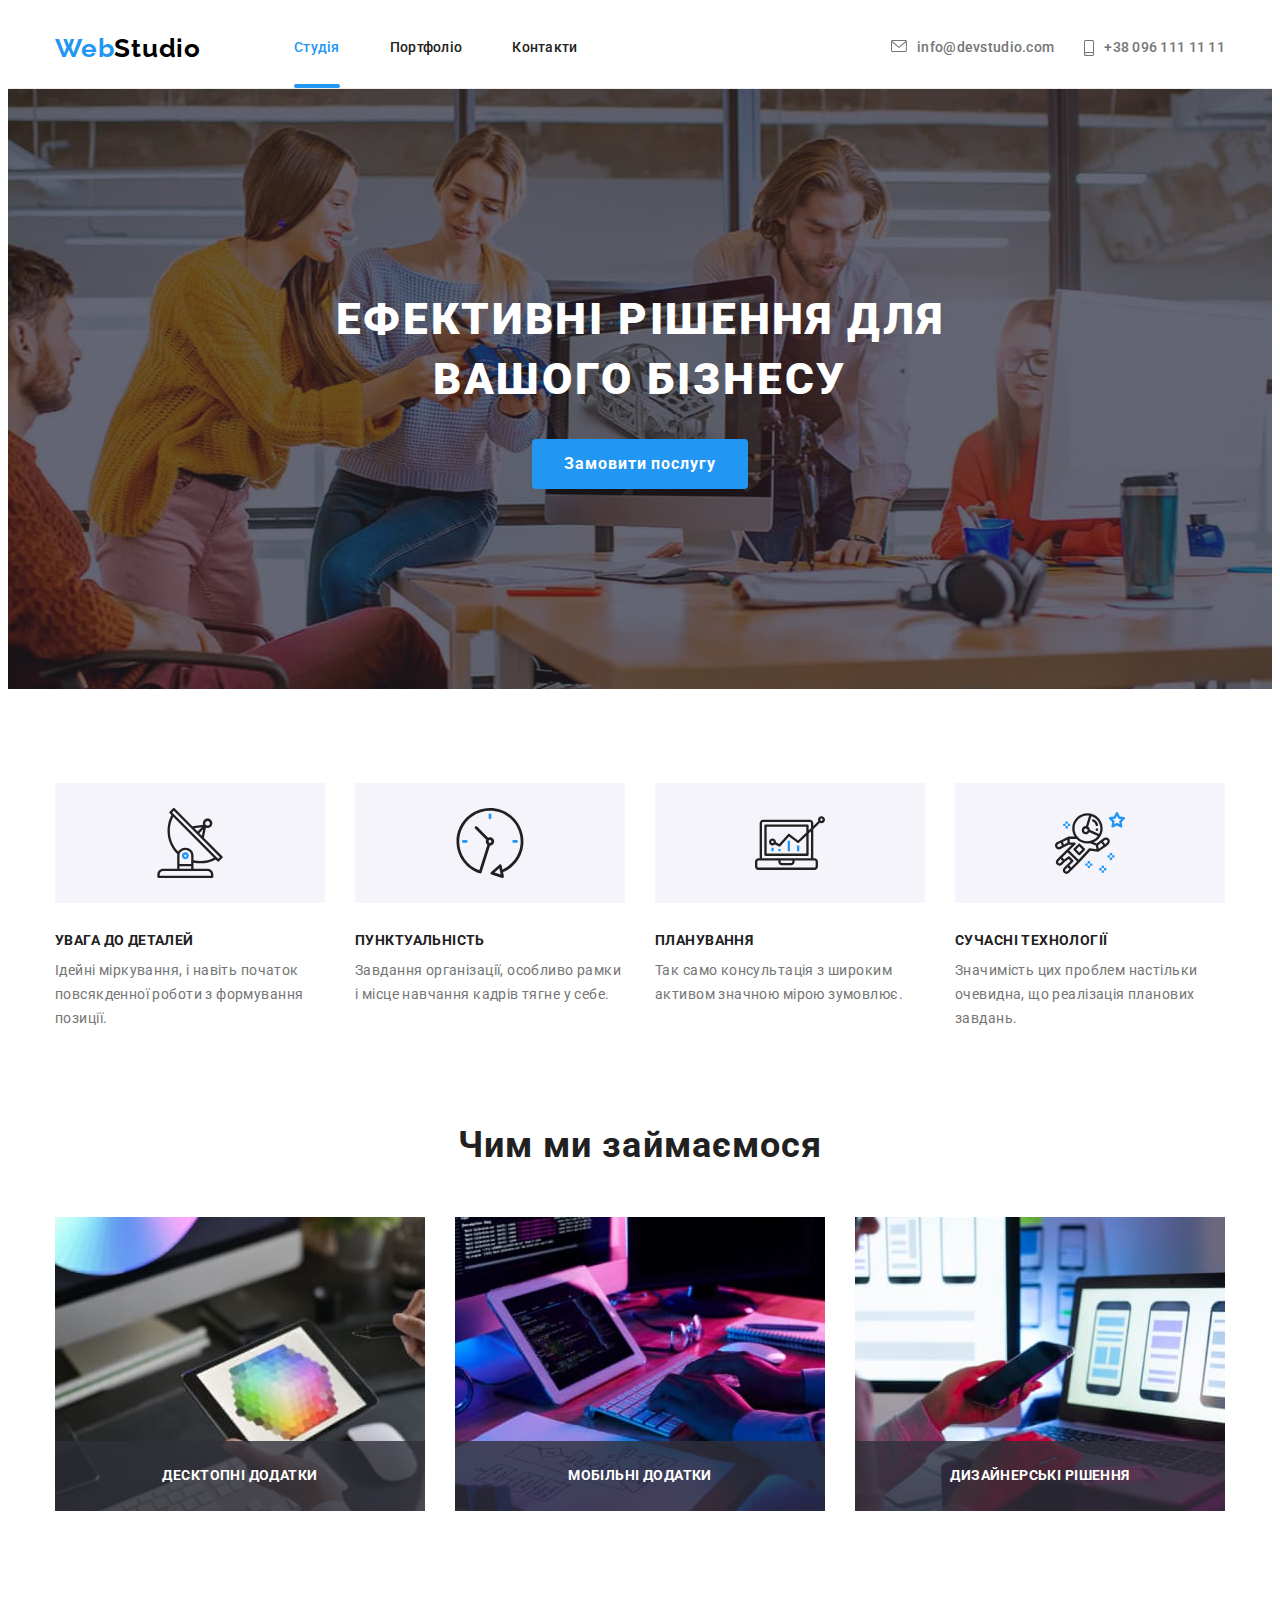
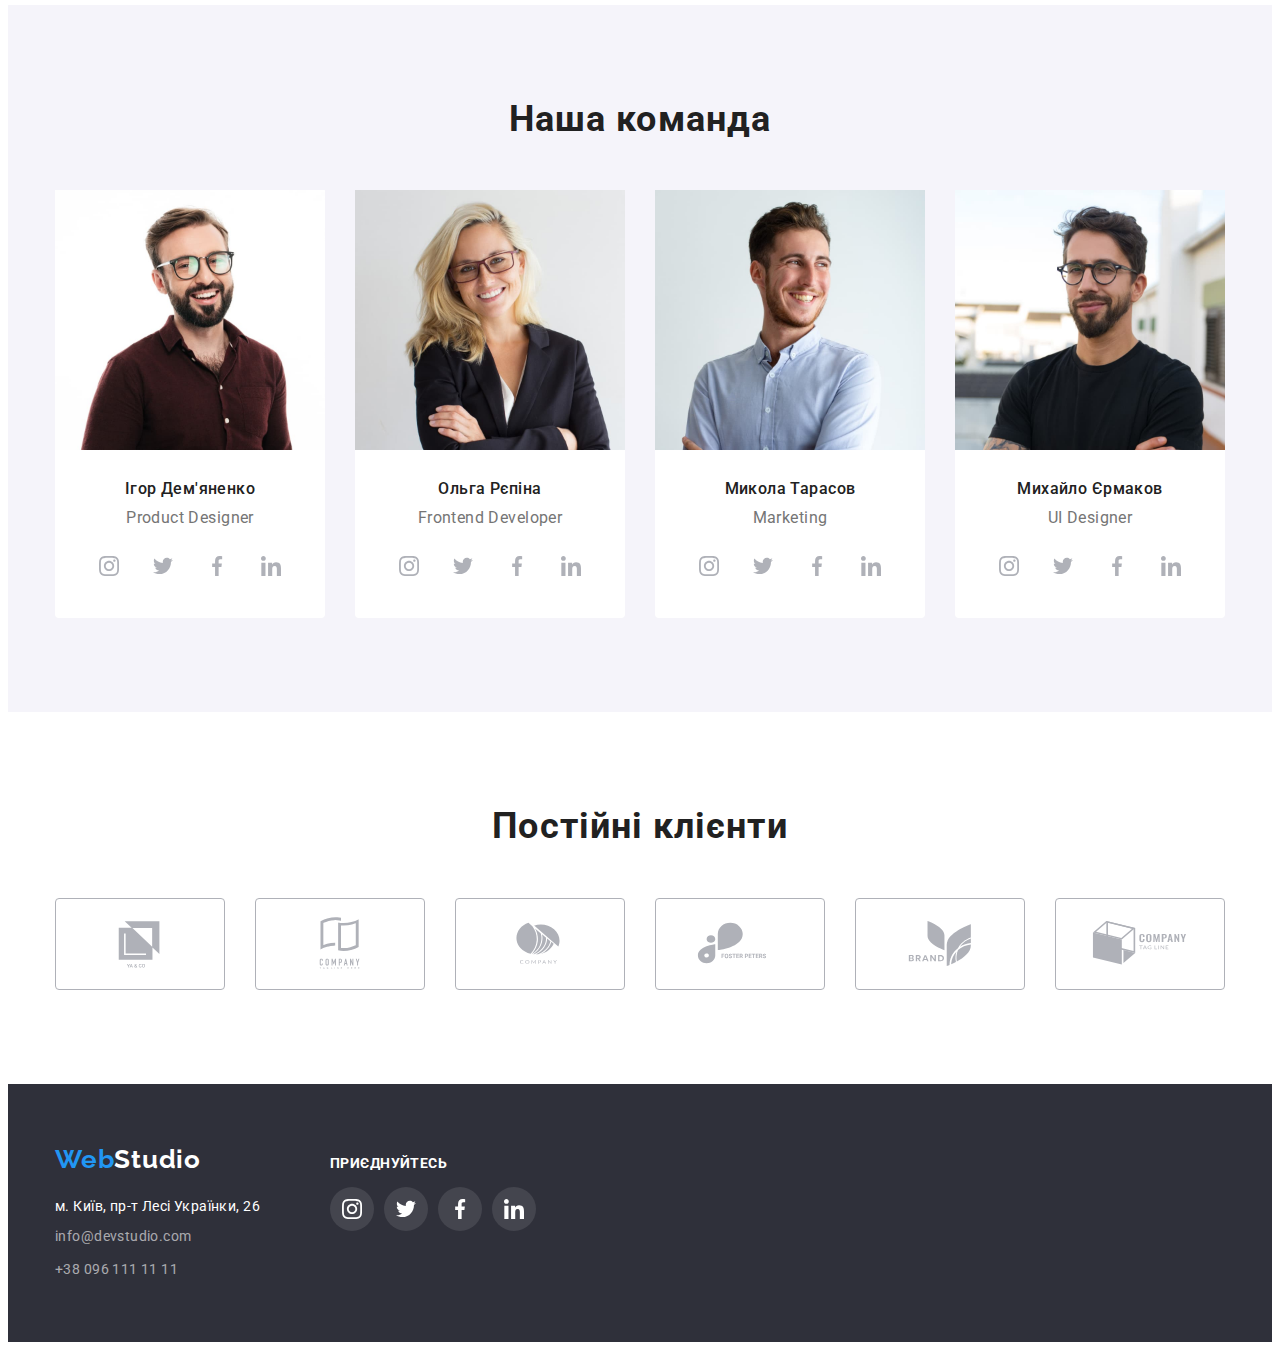
<file: index.html>
<!DOCTYPE html>
<html lang="uk">
  <head>
    <meta charset="UTF-8" />
    <meta http-equiv="X-UA-Compatible" content="IE=edge" />
    <meta name="viewport" content="width=device-width, initial-scale=1.0" />
    <title>Studio</title>
    <link rel="preconnect" href="https://fonts.googleapis.com" />
    <link rel="preconnect" href="https://fonts.gstatic.com" crossorigin />
    <link
      href="https://fonts.googleapis.com/css2?family=Raleway:wght@700&family=Roboto:wght@400;500;700;900&display=swap"
      rel="stylesheet"
    />
    <link
      rel="stylesheet"
      href="https://cdnjs.cloudflare.com/ajax/libs/modern-normalize/1.1.0/modern-normalize.min.css"
      integrity="sha512-wpPYUAdjBVSE4KJnH1VR1HeZfpl1ub8YT/NKx4PuQ5NmX2tKuGu6U/JRp5y+Y8XG2tV+wKQpNHVUX03MfMFn9Q=="
      crossorigin="anonymous"
      referrerpolicy="no-referrer"
    />
    <link rel="stylesheet" href="./css/styles.css" />
  </head>

  <body>
    <!-- хедер -->

    <header class="header">
      <div class="container">
        <section class="top-menu">
          <nav class="header-nav">
            <a href="./index.html" class="logo">Web<span class="logo-text">Studio</span></a>
            <ul class="header-nav-list">
              <li class="header-nav-item">
                <a href="./index.html" class="header-nav-link current">Студія</a>
              </li>
              <li class="header-nav-item">
                <a href="./portfolio.html" class="header-nav-link">Портфоліо</a>
              </li>
              <li class="header-nav-item">
                <a href="./index.html" class="header-nav-link">Контакти</a>
              </li>
            </ul>
          </nav>

          <ul class="header-contact">
            <li class="mail">
              <a href="mailto:minfo@devstudio.com" class="mail-link">
                <svg class="header-icon" width="16" height="12">
                  <use href="./images/symbol-defs.svg#icon-envelope-hover"></use>
                </svg>
                info@devstudio.com</a
              >
            </li>
            <li>
              <a href="tel:+380961111111" class="tel-link">
                <svg class="header-icon" width="10" height="16">
                  <use href="./images/symbol-defs.svg#icon-smartphone"></use>
                </svg>
                +38 096 111 11 11</a
              >
            </li>
          </ul>
        </section>
      </div>
    </header>

    <main>
      <section class="hero hero-overlay">
        <div class="container">
          <h1 class="hero-title">Ефективні рішення для вашого бізнесу</h1>
          <button type="button" class="hero-btn button" data-modal-open>Замовити послугу</button>

          
        </div>
      </section>

      <section class="feature section">
        <div class="container">
          <h2 class="visually-hidden">Особливості</h2>
          <ul class="feature-list">

            <li class="feature-item">
              <div class="feature-icon">
                <svg width="70" height="70">
                  <use href="./images/symbol-defs.svg#icon-antenna">
                  </use>
                </svg>
                </div>
               <h3 class="feature-title">Увага до деталей</h3>
              <p class="feature-text">
                Ідейні міркування, і навіть початок повсякденної роботи з формування позиції.
              </p>
            </li>

            <li class="feature-item">
              <div class="feature-icon">
                <svg width="70" height="70">
                  <use href="./images/symbol-defs.svg#icon-clock"></use>
                </svg>
              </div>
              <h3 class="feature-title">Пунктуальність</h3>
              <p class="feature-text">
                Завдання організації, особливо рамки і місце навчання кадрів тягне у себе.
              </p>
            </li>

            <li class="feature-item icon-planning">
              <div class="feature-icon">
                <svg width="70" height="70">
                  <use href="./images/symbol-defs.svg#icon-diagram"></use>
                </svg>
              </div>
              <h3 class="feature-title">Планування</h3>
              <p class="feature-text">
                Так само консультація з широким активом значною мірою зумовлює.
              </p>
            </li>

            <li class="feature-item icon-technology">
              <div class="feature-icon">
                <svg width="70" height="70">
                  <use href="./images/symbol-defs.svg#icon-astronaut"></use>
                </svg>
              </div>
              <h3 class="feature-title">Сучасні технології</h3>
              <p class="feature-text">
                Значимість цих проблем настільки очевидна, що реалізація планових завдань.
              </p>
            </li>
          </ul>
        </div>
      </section>

      <section class="work">
        <div class="container">
          <h2 class="work-title title">Чим ми займаємося</h2>
          <ul class="work-list">
            <li>
              <div class="work-band">
              <img src="./images/1.jpg" alt="розробка програм гаджетах" width="370" />
              <div class="work-band-text">Десктопні додатки</div>
            </div>
            </li>

            <li>
              <div class="work-band">
              <img src="./images/2.jpg" alt="розробка програм гаджетах" width="370" />
              <div class="work-band-text">Мобільні додатки</div>
              </div>
            </li>

            <li>
              <div class="work-band">
              <img src="./images/3.jpg" alt="розробка програм гаджетах" width="370" />
              <div class="work-band-text">Дизайнерські рішення</div>
            </div>
            </li>
          </ul>
        </div>
      </section>

      <section class="team section">
        <div class="container">
          <h2 class="team-title title">Наша команда</h2>
          <ul class="team-list">
            <li class="team-card">
              <img src="./images/4.jpg" alt="член команди" width="270" />
              <div class="team-lead">
                <h3 class="team-name">Ігор Дем'яненко</h3>
                <p lang="en" class="team-activity">Product Designer</p>
                <ul class="list team-net">
                  <li class="net-item">
                    <a href="" class="net-link">
                      <svg class="social-icon" width="20" height="20">
                        <use href="./images/symbol-defs.svg#icon-instagram"></use>
                      </svg>
                    </a>
                  </li>
                  <li class="net-item">
                    <a href="" class="net-link">
                      <svg class="social-icon" width="20" height="20">
                        <use href="./images/symbol-defs.svg#icon-twitter"></use>
                      </svg>
                    </a>
                  </li>
                  <li class="net-item">
                    <a href="" class="net-link">
                      <svg class="social-icon" width="20" height="20">
                        <use href="./images/symbol-defs.svg#icon-facebook"></use>
                      </svg>
                    </a>
                  </li>
                  <li class="net-item">
                    <a href="" class="net-link">
                      <svg class="social-icon" width="20" height="20">
                        <use href="./images/symbol-defs.svg#icon-linkedin"></use>
                      </svg>
                    </a>
                  </li>
                </ul>
              </div>
            </li>

            <li>
              <img src="./images/5.jpg" alt="член команди" width="270" />
              <div class="team-lead">
                <h3 class="team-name">Ольга Рєпіна</h3>
                <p lang="en" class="team-activity">Frontend Developer</p>
               <ul class="list team-net">
                  <li class="net-item">
                    <a href="" class="net-link">
                      <svg class="social-icon" width="20" height="20">
                        <use href="./images/symbol-defs.svg#icon-instagram"></use>
                      </svg>
                    </a>
                  </li>
                  <li class="net-item">
                    <a href="" class="net-link">
                      <svg class="social-icon" width="20" height="20">
                        <use href="./images/symbol-defs.svg#icon-twitter"></use>
                      </svg>
                    </a>
                  </li>
                  <li class="net-item">
                    <a href="" class="net-link">
                      <svg class="social-icon" width="20" height="20">
                        <use href="./images/symbol-defs.svg#icon-facebook"></use>
                      </svg>
                    </a>
                  </li>
                  <li class="net-item">
                    <a href="" class="net-link">
                      <svg class="social-icon" width="20" height="20">
                        <use href="./images/symbol-defs.svg#icon-linkedin"></use>
                      </svg>
                    </a>
                  </li>
                </ul>
              </div>
            </li>

            <li>
              <img src="./images/6.jpg" alt="член команди" width="270" />
              <div class="team-lead">
                <h3 class="team-name">Микола Тарасов</h3>
                <p lang="en" class="team-activity">Marketing</p>
                <ul class="list team-net">
                  <li class="net-item">
                    <a href="" class="net-link">
                      <svg class="social-icon" width="20" height="20">
                        <use href="./images/symbol-defs.svg#icon-instagram"></use>
                      </svg>
                    </a>
                  </li>
                  <li class="net-item">
                    <a href="" class="net-link">
                      <svg class="social-icon" width="20" height="20">
                        <use href="./images/symbol-defs.svg#icon-twitter"></use>
                      </svg>
                    </a>
                  </li>
                  <li class="net-item">
                    <a href="" class="net-link">
                      <svg class="social-icon" width="20" height="20">
                        <use href="./images/symbol-defs.svg#icon-facebook"></use>
                      </svg>
                    </a>
                  </li>
                  <li class="net-item">
                    <a href="" class="net-link">
                      <svg class="social-icon" width="20" height="20">
                        <use href="./images/symbol-defs.svg#icon-linkedin"></use>
                      </svg>
                    </a>
                  </li>
                </ul>
              </div>
            </li>

            <li>
              <img src="./images/7.jpg" alt="член команди" width="270" />
              <div class="team-lead">
                <h3 class="team-name">Михайло Єрмаков</h3>
                <p lang="en" class="team-activity">UI Designer</p>
                <ul class="list team-net">
                  <li class="net-item">
                    <a href="" class="net-link">
                      <svg class="social-icon" width="20" height="20">
                        <use href="./images/symbol-defs.svg#icon-instagram"></use>
                      </svg>
                    </a>
                  </li>
                  <li class="net-item">
                    <a href="" class="net-link">
                      <svg class="social-icon" width="20" height="20">
                        <use href="./images/symbol-defs.svg#icon-twitter"></use>
                      </svg>
                    </a>
                  </li>
                  <li class="net-item">
                    <a href="" class="net-link">
                      <svg class="social-icon" width="20" height="20">
                        <use href="./images/symbol-defs.svg#icon-facebook"></use>
                      </svg>
                    </a>
                  </li>
                  <li class="net-item">
                    <a href="" class="net-link">
                      <svg class="social-icon" width="20" height="20">
                        <use href="./images/symbol-defs.svg#icon-linkedin"></use>
                      </svg>
                    </a>
                  </li>
                </ul>
              </div>
            </li>
          </ul>
        </div>
      </section>

      <section class="section client">
        <div class="container">
          <h2 class="client-title title">Постійні клієнти</h2>

          <ul class="client-list">
            <li>
              <a href="" class="client-link">
                <svg class="client-icon" width="106" height="60">
                  <use href="./images/symbol-defs.svg#icon-Logo"></use>
                </svg>
              </a>
            </li>

            <li>
              <a href="" class="client-link">
                <svg class="client-icon" width="106" height="60">
                  <use href="./images/symbol-defs.svg#icon-Logo-1"></use>
                </svg>
              </a>
            </li>
            <li>
              <a href="" class="client-link"
                ><svg class="client-icon" width="106" height="60">
                  <use href="./images/symbol-defs.svg#icon-Logo-2"></use></svg
              ></a>
            </li>
            <li>
              <a href="" class="client-link"
                ><svg class="client-icon" width="106" height="60">
                  <use href="./images/symbol-defs.svg#icon-Logo-3"></use></svg
              ></a>
            </li>
            <li>
              <a href="" class="client-link"
                ><svg class="client-icon" width="106" height="60">
                  <use href="./images/symbol-defs.svg#icon-Logo-4"></use></svg
              ></a>
            </li>
            <li>
              <a href="" class="client-link"
                ><svg class="client-icon" width="106" height="60">
                  <use href="./images/symbol-defs.svg#icon-Logo-5"></use></svg
              ></a>
            </li>
          </ul>
        </div>
      </section>
    </main>

    <!-- футер -->

    <footer class="footer">
      <div class="container jion">
        <div class="adress-block">
          <a href="./index.html" class="footer-logo"
            >Web<span class="logo-text-footer">Studio</span></a
          >
          <address class="footer-adress">
            <ul class="footer-adress-list">
              <li class="footer-adress-item">
                <a
                  href="https://www.google.com/maps/d/viewer?mid=10uSM3H-mIU3GznYo2szRIEphczw&hl=en_US&ll=50.42732700000001%2C30.538092&z=17"
                  class="footer-map"
                  target="_blank"
                  rel="noreferrer noopener"
                >
                  м. Київ, пр-т Лесі Українки, 26
                </a>
              </li>

              <li class="footer-mail">
                <a href="mailto:minfo@devstudio.com" class="footer-mail">info@devstudio.com</a>
              </li>

              <li>
                <a href="tel:+380961111111" class="footer-tel">+38 096 111 11 11</a>
              </li>
            </ul>
          </address>
        </div>

        <div class="join-block">
          <h2 class="jion-title">приєднуйтесь</h2>
          <ul class="list team-net">
                  <li class="footer-net-item">
                    <a href="" class="footer-net-link">
                      <svg class="footer-social-icon" width="20" height="20">
                        <use href="./images/symbol-defs.svg#icon-instagram"></use>
                      </svg>
                    </a>
                  </li>
                  <li class="footer-net-item">
                    <a href="" class="footer-net-link">
                      <svg class="footer-social-icon" width="20" height="20">
                        <use href="./images/symbol-defs.svg#icon-twitter"></use>
                      </svg>
                    </a>
                  </li>
                  <li class="footer-net-item">
                    <a href="" class="footer-net-link">
                      <svg class="footer-social-icon" width="20" height="20">
                        <use href="./images/symbol-defs.svg#icon-facebook"></use>
                      </svg>
                    </a>
                  </li>
                  <li class="footer-net-item">
                    <a href="" class="footer-net-link">
                      <svg class="footer-social-icon" width="20" height="20">
                        <use href="./images/symbol-defs.svg#icon-linkedin"></use>
                      </svg>
                    </a>
                  </li>
                </ul>
        </div>
      </div>
    </footer>

    <div class="backdrop is-hidden" data-modal>
            <div class="modal">
              <button class="modal-btn"  data-modal-close>
              <svg class="close" width="30" height="30">
                <use href="./images/symbol-defs.svg#icon-close"></use>
              </svg>
              </button>
            </div>
          </div>
    <script src="./js/modal.js"></script>

  </body>
</html>
</file>
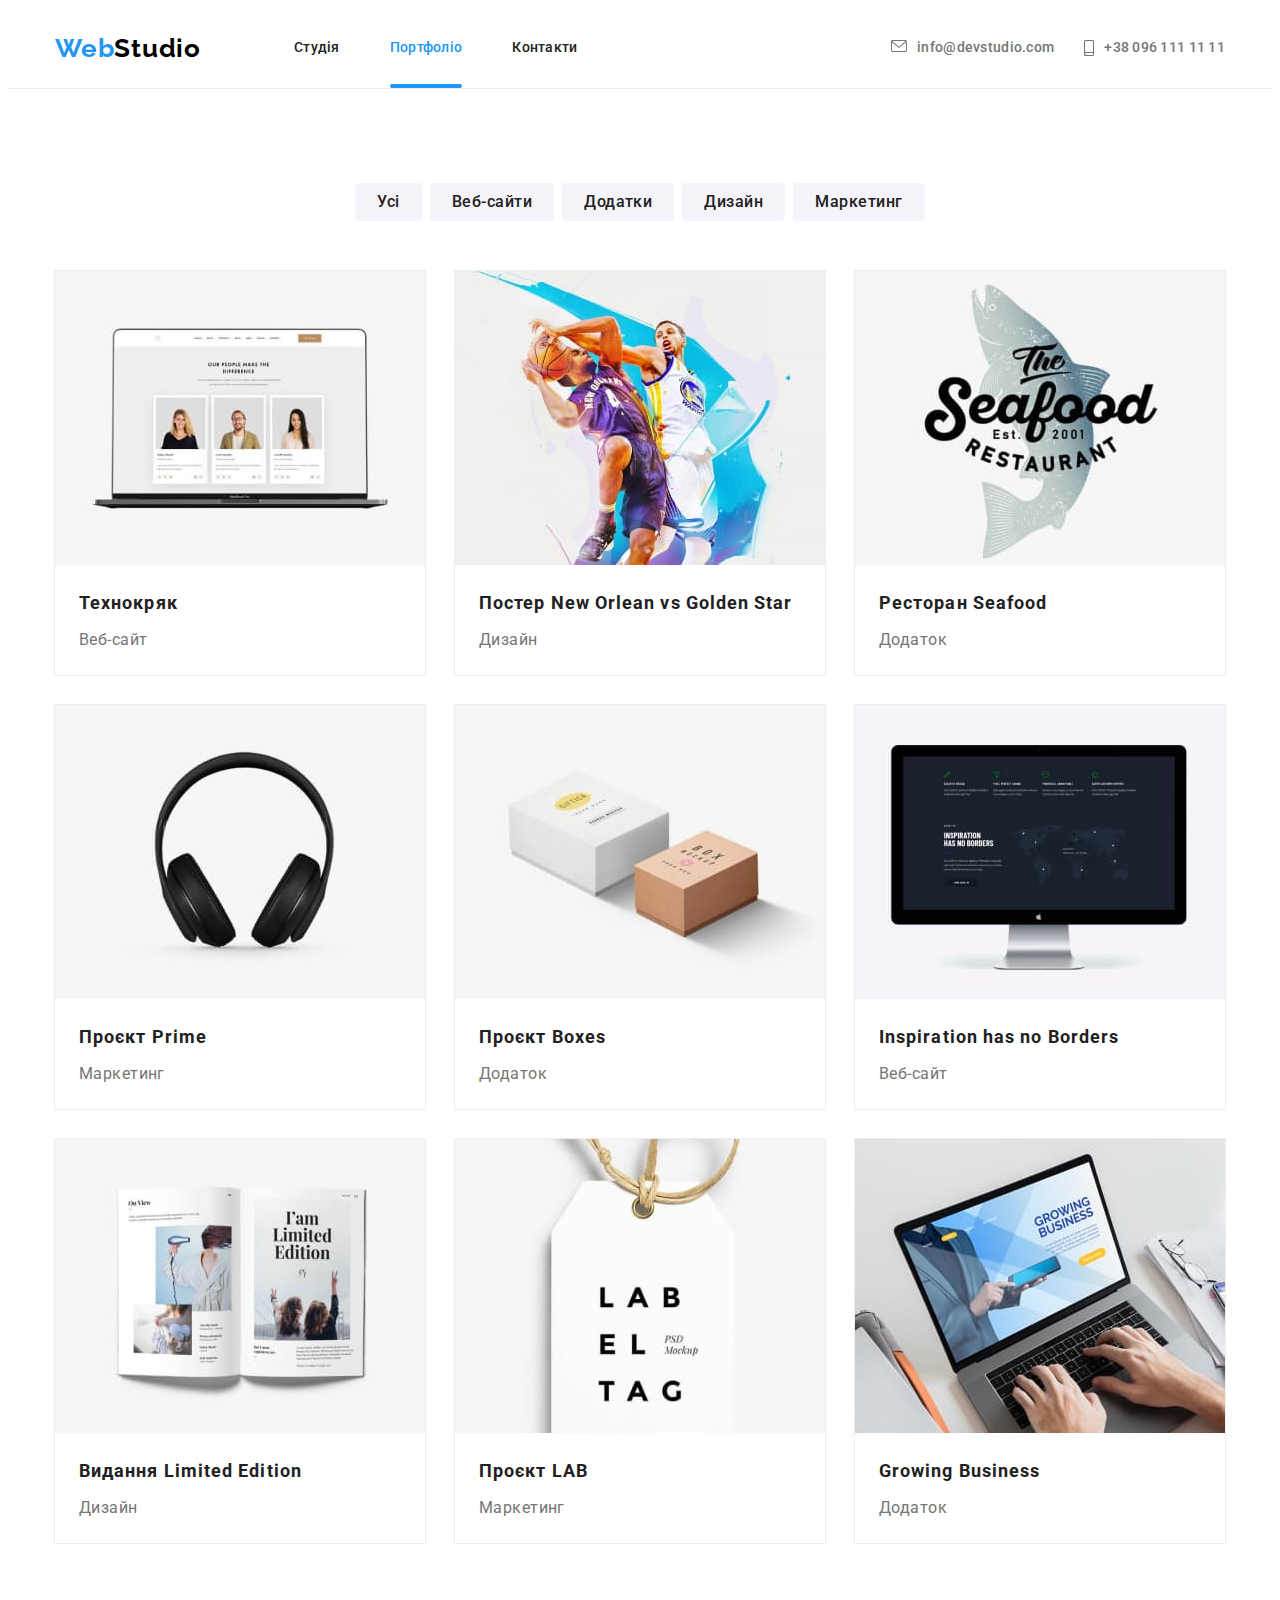
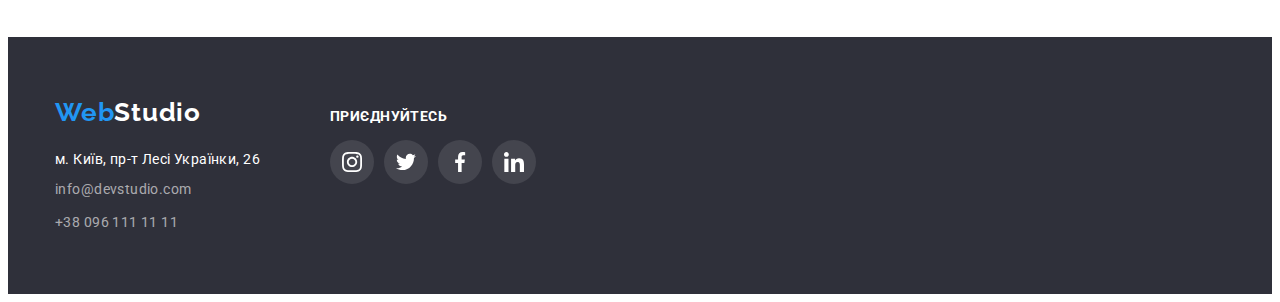
<file: portfolio.html>
<!DOCTYPE html>
<html lang="uk">
  <head>
    <meta charset="UTF-8" />
    <meta http-equiv="X-UA-Compatible" content="IE=edge" />
    <meta name="viewport" content="width=device-width, initial-scale=1.0" />
    <title>Portfolio</title>
    <link rel="preconnect" href="https://fonts.googleapis.com">
    <link rel="preconnect" href="https://fonts.gstatic.com" crossorigin>
    <link href="https://fonts.googleapis.com/css2?family=Raleway:wght@700&family=Roboto:wght@400;500;700;900&display=swap" rel="stylesheet">
    <link rel="stylesheet" href="https://cdnjs.cloudflare.com/ajax/libs/modern-normalize/1.1.0/modern-normalize.min.css" integrity="sha512-wpPYUAdjBVSE4KJnH1VR1HeZfpl1ub8YT/NKx4PuQ5NmX2tKuGu6U/JRp5y+Y8XG2tV+wKQpNHVUX03MfMFn9Q==" crossorigin="anonymous" referrerpolicy="no-referrer" />
    <link rel="stylesheet" href="./css/styles.css" />
  </head>

  <body>

    <!-- хедер -->

    <header class="header">
      <div class="container">
        <section class="top-menu">
          <nav class="header-nav">
            <a href="./index.html" class="logo">Web<span class="logo-text">Studio</span></a>
            <ul class="header-nav-list">
              <li class="header-nav-item">
                <a href="./index.html" class="header-nav-link">Студія</a>
              </li>
              <li class="header-nav-item">
                <a href="./portfolio.html" class="header-nav-link current">Портфоліо</a>
              </li>
              <li class="header-nav-item">
                <a href="./index.html" class="header-nav-link">Контакти</a>
              </li>
            </ul>
          </nav>

          <ul class="header-contact">
            <li class="mail">
              <a href="mailto:minfo@devstudio.com" class="mail-link">
                <svg class="header-icon" width="16" height="12">
                  <use href="./images/symbol-defs.svg#icon-envelope-hover"></use>
                </svg>
                info@devstudio.com</a
              >
            </li>
            <li>
              <a href="tel:+380961111111" class="tel-link">
                <svg class="header-icon" width="10" height="16">
                  <use href="./images/symbol-defs.svg#icon-smartphone"></use>
                </svg>
                +38 096 111 11 11</a
              >
            </li>
          </ul>
        </section>
      </div>
    </header>


    <main>
      
      <section class="portfolio">
        <div class="container">
          <h1 class="visually-hidden">Портфоліо</h1>

          <ul class="menu">
            <li class="menu-list"><button type="button" class="button button-secondary">Усі</button></li>
            <li class="menu-list"><button type="button" class="button button-secondary">Веб-сайти</button></li>
            <li class="menu-list"><button type="button" class="button button-secondary">Додатки</button></li>
            <li class="menu-list"><button type="button" class="button button-secondary">Дизайн</button></li>
            <li class="menu-list"><button type="button" class="button button-secondary">Маркетинг</button></li>
          </ul>

          <ul class="portfolio-list">
            <li class="portfolio-list-card">
              <a href="" class="portfolio-link">

              <div class="portfolio-thumb">
               <img src="./images/8.jpg" alt="сторінка веб-сайту компанії" width="370" />
               
               <div class="portfolio-thumb-text">
                <p class="thumb-text">Ресурс пропонує комплексні пропозиції з різним рівнем функціоналу та сервісів. 
                Все це дозволить відвідувачу отримати вичерпні відомості про компанію чи приватну особу.
               </p> 
              </div>
              </div>

              <div class="card">
                <h2 class="portfolio-title">Технокряк</h2>
                <p class="portfolio-text">Веб-сайт</p>
              </div>

              </a>
            </li>
  
            <li class="portfolio-list-card">
              <a href="" class="portfolio-link">
                <div class="portfolio-thumb">
               <img src="./images/9.jpg" alt="сторінка веб-сайту компанії" width="370" />
               
               <div class="portfolio-thumb-text">
                <p class="thumb-text">Ресурс пропонує комплексні пропозиції з різним рівнем функціоналу та сервісів. 
                Все це дозволить відвідувачу отримати вичерпні відомості про компанію чи приватну особу.
               </p> 
              </div>
              </div>
                           
              <div class="card">
                <h2 class="portfolio-title">Постер New Orlean vs Golden Star</h2>
                <p class="portfolio-text">Дизайн</p>
              </div>

              </a>
            </li>
  
            <li class="portfolio-list-card">
              <a href="" class="portfolio-link">
                 <div class="portfolio-thumb">
               <img src="./images/10.jpg" alt="сторінка веб-сайту компанії" width="370" />
               
               <div class="portfolio-thumb-text">
                <p class="thumb-text">Ресурс пропонує комплексні пропозиції з різним рівнем функціоналу та сервісів. 
                Все це дозволить відвідувачу отримати вичерпні відомості про компанію чи приватну особу.
               </p> 
              </div>
              </div>
                            
              <div class="card">
                <h2 class="portfolio-title">Ресторан Seafood</h2>
                <p class="portfolio-text">Додаток</p>
              </div>
              </a>
            </li>
  
            <li class="portfolio-list-card">
              <a href="" class="portfolio-link">
              
               <div class="portfolio-thumb">
               <img src="./images/11.jpg" alt="сторінка веб-сайту компанії" width="370" />
               
               <div class="portfolio-thumb-text">
                <p class="thumb-text">Ресурс пропонує комплексні пропозиції з різним рівнем функціоналу та сервісів. 
                Все це дозволить відвідувачу отримати вичерпні відомості про компанію чи приватну особу.
               </p> 
              </div>
              </div>

              <div class="card">
                <h2 class="portfolio-title">Проєкт Prime</h2>
                <p class="portfolio-text">Маркетинг</p>
              </div>
              </a>
            </li>
  
            <li class="portfolio-list-card">
              <a href="" class="portfolio-link">
                 <div class="portfolio-thumb">
               <img src="./images/12.jpg" alt="сторінка веб-сайту компанії" width="370" />
               
               <div class="portfolio-thumb-text">
                <p class="thumb-text">Ресурс пропонує комплексні пропозиції з різним рівнем функціоналу та сервісів. 
                Все це дозволить відвідувачу отримати вичерпні відомості про компанію чи приватну особу.
               </p> 
              </div>
              </div>
              
              <div class="card">
                <h2 class="portfolio-title">Проєкт Boxes</h2>
                <p class="portfolio-text">Додаток</p>
              </div>
              </a>
            </li>
  
            <li class="portfolio-list-card">
              <a href="" class="portfolio-link">
                 <div class="portfolio-thumb">
               <img src="./images/13.jpg" alt="сторінка веб-сайту компанії" width="370" />
               
               <div class="portfolio-thumb-text">
                <p class="thumb-text">Ресурс пропонує комплексні пропозиції з різним рівнем функціоналу та сервісів. 
                Все це дозволить відвідувачу отримати вичерпні відомості про компанію чи приватну особу.
               </p> 
              </div>
              </div>
              
              <div class="card">
                <h2 lang="en" class="portfolio-title">Inspiration has no Borders</h2>
                <p class="portfolio-text">Веб-сайт</p>
              </div>
              </a>
            </li>
  
            <li class="portfolio-list-card">
              <a href="" class="portfolio-link">
                 <div class="portfolio-thumb">
               <img src="./images/14.jpg" alt="сторінка веб-сайту компанії" width="370" />
               
               <div class="portfolio-thumb-text">
                <p class="thumb-text">Ресурс пропонує комплексні пропозиції з різним рівнем функціоналу та сервісів. 
                Все це дозволить відвідувачу отримати вичерпні відомості про компанію чи приватну особу.
               </p> 
              </div>
              </div>
              
              <div class="card">
                <h2 class="portfolio-title">Видання Limited Edition</h2>
                <p class="portfolio-text">Дизайн</p>
              </div>
              </a>
            </li>
  
            <li class="portfolio-list-card">
              <a href="" class="portfolio-link">
                 <div class="portfolio-thumb">
               <img src="./images/15.jpg" alt="сторінка веб-сайту компанії" width="370" />
               
               <div class="portfolio-thumb-text">
                <p class="thumb-text">Ресурс пропонує комплексні пропозиції з різним рівнем функціоналу та сервісів. 
                Все це дозволить відвідувачу отримати вичерпні відомості про компанію чи приватну особу.
               </p> 
              </div>
              </div>
              
              <div class="card">
                <h2 class="portfolio-title">Проєкт LAB</h2>
                <p class="portfolio-text">Маркетинг</p>
              </div>
              </a>
            </li>
  
            <li class="portfolio-list-card">
              <a href="" class="portfolio-link">
                 <div class="portfolio-thumb">
               <img src="./images/16.jpg" alt="сторінка веб-сайту компанії" width="370" />
               
               <div class="portfolio-thumb-text">
                <p class="thumb-text">Ресурс пропонує комплексні пропозиції з різним рівнем функціоналу та сервісів. 
                Все це дозволить відвідувачу отримати вичерпні відомості про компанію чи приватну особу.
               </p> 
              </div>
              </div>
                              
              <div class="card">
                <h2 lang="en" class="portfolio-title">Growing Business</h2>
                <p class="portfolio-text">Додаток</p>
              </div>
              </a>
            </li>
          </ul>
        </div>
      </section>
    </main>

  <!-- футер -->
 
    <footer class="footer">
      <div class="container jion">
        <div class="adress-block">
          <a href="./index.html" class="footer-logo"
            >Web<span class="logo-text-footer">Studio</span></a
          >
          <address class="footer-adress">
            <ul class="footer-adress-list">
              <li class="footer-adress-item">
                <a
                  href="https://www.google.com/maps/d/viewer?mid=10uSM3H-mIU3GznYo2szRIEphczw&hl=en_US&ll=50.42732700000001%2C30.538092&z=17"
                  class="footer-map"
                  target="_blank"
                  rel="noreferrer noopener"
                >
                  м. Київ, пр-т Лесі Українки, 26
                </a>
              </li>

              <li class="footer-mail">
                <a href="mailto:minfo@devstudio.com" class="footer-mail">info@devstudio.com</a>
              </li>

              <li>
                <a href="tel:+380961111111" class="footer-tel">+38 096 111 11 11</a>
              </li>
            </ul>
          </address>
        </div>

        <div class="join-block">
          <h2 class="jion-title">приєднуйтесь</h2>
          <ul class="list team-net">
                  <li class="footer-net-item">
                    <a href="" class="footer-net-link">
                      <svg class="footer-social-icon" width="20" height="20">
                        <use href="./images/symbol-defs.svg#icon-instagram"></use>
                      </svg>
                    </a>
                  </li>
                  <li class="footer-net-item">
                    <a href="" class="footer-net-link">
                      <svg class="footer-social-icon" width="20" height="20">
                        <use href="./images/symbol-defs.svg#icon-twitter"></use>
                      </svg>
                    </a>
                  </li>
                  <li class="footer-net-item">
                    <a href="" class="footer-net-link">
                      <svg class="footer-social-icon" width="20" height="20">
                        <use href="./images/symbol-defs.svg#icon-facebook"></use>
                      </svg>
                    </a>
                  </li>
                  <li class="footer-net-item">
                    <a href="" class="footer-net-link">
                      <svg class="footer-social-icon" width="20" height="20">
                        <use href="./images/symbol-defs.svg#icon-linkedin"></use>
                      </svg>
                    </a>
                  </li>
                </ul>
        </div>
      </div>
    </footer>
  </body>
</html>
</file>
<file: css/styles.css>
/* основной цвет текста color: #757575; */
/* вторичный цвет текста color: #212121; */
/* белый color: #FFFFFF; */
/* акцент #2196F3; */
/* вторичный цвет фона #F5F4FA; */
/* цвет текста в футере rgba(255, 255, 255, 0.6) */
/* 000000 */
/* ECECEC */
/* F5F4FA */
/* 2F303A */
/* FFFFFF 60% */

:root {
  --primary-text-color: #757575;
  --title-text-color: #212121;
  --white-color: rgba(255, 255, 255, 0.6);
  --accept-color: #2196f3;
  --primary-bg-color: #ffffff;
  --bgr-color: #2f303a;
  --black-color: #000000;
  --bgr-secondary-color: #f5f4fa;
  --transpernt-white-color: rgba(255, 255, 255, 0.6);
  --hidden-color: #188ce8;
  --timing: 250ms;
  --cubic-bezier: (0.4, 0, 0.2, 1);
}

html {
  box-sizing: border-box;
}

*,
*::after,
*::before {
  box-sizing: inherit;
}

p,
h1,
h2,
h3,
h4,
h5,
h6 {
  margin: 0;
}

ul,
ol {
  margin: 0;
  padding-left: 0;
}

address {
  font-style: normal;
}

img {
  display: block;
}

body {
  background-color: var(--primary-bg-color);
  color: var(--primary-text-color);
  font-family: Roboto, sans-serif;
  font-size: 14px;
  font-weight: 400;
  letter-spacing: 0.03em;
}

.container {
  width: 1200px;
  padding-left: 15px;
  padding-right: 15px;
  /* outline: 2px solid black; */
  margin: 0 auto;
}

.visually-hidden {
  position: absolute;
  width: 1px;
  height: 1px;
  margin: -1px;
  border: 0;
  padding: 0;
  white-space: nowrap;
  clip-path: inset(100%);
  clip: rect(0 0 0 0);
  overflow: hidden;
}

.button {
  font-family: Roboto, sans-serif;
  cursor: pointer;
  /* border: 1px solid transparent; */
  border: none;
  border-radius: 4px;
}

.section {
  padding-top: 94px;
  padding-bottom: 94px;
}

.title {
 color: var(--title-text-color);
  font-weight: 700;
  font-size: 36px;
  line-height: 1.16;
  letter-spacing: 0.03em;
  margin-bottom: 50px;
  text-align: center;
  margin-bottom: 50px; 
}

.list {
  list-style-type: none;
}

/* -----------------HEADER---------------- */

.header {
  border-bottom: 1px solid #ececec;
}


.header-nav {
  align-items: center;
}

.top-menu {
  display: flex;
  align-items: center;
 }

.logo {
  display: block;
  font-family: Raleway, normal;
  color: var(--accept-color);
  text-decoration: none;
  font-weight: 700;
  font-size: 26px;
  line-height: 1.19;
  letter-spacing: 0.03em;
  /* margin: 0 93px 25px 0; */
}

.logo-text {
  color: var(--black-color);
}

.header-nav-list {
  list-style-type: none;
  margin-left: 93px;
}

.header-nav-item:not(:last-child) {
  margin-right: 50px;
}

.header-nav-link {
  color: var(--title-text-color);
  text-decoration: none;
  font-weight: 500;
  font-size: 14px;
  line-height: 1.14;
  letter-spacing: 0.02em;
  padding-top: 32px;
  padding-bottom: 32px;
  display: block;
  position: relative;

  transition: color 250ms cubic-bezier(0.4, 0, 0.2, 1);
}

.current {
    color: var(--accept-color);
}

.current::after {
  color: var(--accept-color);
  position: absolute;
    content: '';
    display: block;
    left: 0;
    bottom: 0px;
    width: 100%;
    height: 4px;
    border-radius: 2px;
   background-color: #2196f3;
}

.header-contact {
  list-style-type: none;
  display: flex;
  margin-left: auto;
  align-items: center;
}

.header-nav,
.header-nav-list {
  display: flex;
}

.header-icon {
  margin-right: 10px;
  fill: currentColor;
}

.mail {
  margin-right: 30px;
}

.mail-link {
  display: flex;
  text-decoration: none;
  color: var(--primary-text-color);
  font-weight: 500;
  font-size: 14px;
  line-height: 1.14;
  letter-spacing: 0.02em;
  padding: 32px 0;

  transition: color 250ms cubic-bezier(0.4, 0, 0.2, 1);
  /* margin-right: 50px; */
}

.tel-link {
  display: flex;
  text-decoration: none;
  color: var(--primary-text-color);
  font-weight: 500;
  font-size: 14px;
  line-height: 1.14;
  letter-spacing: 0.02em;
  padding: 32px 0;

  transition: color 250ms cubic-bezier(0.4, 0, 0.2, 1);
}

.header-nav-link:hover,
.header-nav-link:focus,
.mail-link:hover,
.mail-link:focus,
.tel-link:hover,
.tel-link:focus {
  color: var(--accept-color);
}

/* ------------------------MAIN----------------------- */

.hero {
  background-color: var(--bgr-color);
  padding: 200px 0px;
}

.hero-overlay {
  max-width: 1600px;
  height: 600px;
  background-image: 
  linear-gradient(to right,
  rgba(47, 48, 58, 0.4),
  rgba(47, 48, 58, 0.4)),
  url(../images/overlay.jpg);
  background-repeat: no-repeat;
  background-position: center;
  background-size: cover;
  margin-left: auto;
  margin-right: auto;
}

.hero-title {
  color: var(--primary-bg-color);
  font-weight: 900;
  font-size: 44px;
  line-height: 60px;
  letter-spacing: 0.06em;
  text-transform: uppercase;
  max-width: 696px;
  margin: 0 auto;
  margin-bottom: 30px;
  text-align: center;
}

.hero-btn {
  color: var(--primary-bg-color);
  background-color: var(--accept-color);
  font-weight: 700;
  font-size: 16px;
  line-height: 1.87;
  letter-spacing: 0.06em;
  margin: 0 auto;
  display: block;
  border-radius: 4px;
  padding: 10px 32px;
  text-align: center;
  border: none;

  transition: background-color 250ms cubic-bezier(0.4, 0, 0.2, 1);
}

.hero-btn:hover,
.hero-btn:focus {
  background-color: var(--hidden-color);
}

.backdrop {
position: fixed;
top: 0;
left: 0;
/* width: 1600px;
height: 1024px; */

width: 100%;
height: 100%;

background-color: rgba(0, 0, 0, 0.2);


}

.backdrop.is-hidden {
  opacity: 0;
  pointer-events: none;
  /* transform:  translate(-50%, -50%) scale(1.25); */
}

.modal {
  width: 528px;
  height: 581px;
  background-color: var(--primary-bg-color);
  border-radius: 4px;

  position: absolute;
  top: 50%;
  left: 50%;
  transform: translate(-50%, -50%) scale(1);
  transition: transform 250ms cubic-bezier(0.4, 0, 0.2, 1);
  animation-duration: 250ms;
}

.backdrop.is-hidden .modal {
transform:  translate(-50%, -50%) scale(1.25);
}

.modal-btn {
  display: flex;
  width: 30px;
  height: 30px;
  border-radius: 50%;
  border: 1px solid rgba(0, 0, 0, 0.1);
  background-color: var(--primary-bg-color);
  align-items: center;
  justify-content: center;
  cursor: pointer;
  top: 8px;
  right: 8px;

  position: absolute;
}

/* -------------------FEATURE------------------------ */



.feature-list {
  display: block;
  list-style-type: none;
  display: flex;
  gap: 30px;
  /* flex-wrap: wrap; */
}

.feature-item {
  min-width: 270px;
 }

.feature-icon {
  display: flex;
  align-items: center;
  justify-content: center;
  width: 270px;
  height: 120px;
  background-color: var(--bgr-secondary-color);
  margin-bottom: 30px;
}

.feature-title {
  color: var(--title-text-color);
  font-weight: 700;
  font-size: 14px;
  line-height: 1.14;
  text-transform: uppercase;
  margin-bottom: 10px;
}

.feature-text {
  color: var(--primary-text-color);
  font-weight: 400;
  font-size: 14px;
  line-height: 1.71;
  letter-spacing: 0.03em;
}

/* -------------------- WORK--------------------*/

/* .work-title {
  color: var(--title-text-color);
  font-weight: 700;
  font-size: 36px;
  line-height: 1.16;
  letter-spacing: 0.03em;
  margin-bottom: 50px;
  text-align: center;
  margin-bottom: 50px;
} */

.work-list {
  list-style-type: none;
  display: flex;
  gap: 30px;
}

.work {
  padding-bottom: 94px;
}

.work-band {
  position: relative;
}

.work-band-text {
position: absolute;

bottom: 0;
left: 0;
width: 100%;
height: 70px;

display: flex;
align-items: center;
justify-content: center;

font-weight: 700;
font-size: 14px;
line-height: 1.14;
/* text-align: center; */
letter-spacing: 0.03em;
text-transform: uppercase;
color: var(--primary-bg-color);
background-color: rgba(47, 48, 58, 0.8);
}
  

/* -----------------------TEAM--------------------- */

.team {
  background-color: var(--bgr-secondary-color);
}

/* .team-title {
  color: var(--title-text-color);
  font-weight: 700;
  font-size: 36px;
  line-height: 1.16;
  margin-bottom: 50px;
  text-align: center;
} */

.team-list {
  list-style-type: none;
  display: flex;
  gap: 30px;
}

/* .team-card {
margin-bottom: 30px;
} */

.team-name {
  color: var(--title-text-color);
  font-weight: 500;
  font-size: 16px;
  line-height: 1.18;
  margin-bottom: 10px;
  /* margin-top: 30px; */
}

.team-activity {
  font-size: 16px;
  line-height: 1.18;
}

.team-lead {
  background: #ffffff;
  border-radius: 0px 0px 4px 4px;
  padding: 30px 0;
  text-align: center;
}

/* .net-icon {
fill: currentColor;
}  */

.social-icon {
  fill: currentColor;
}

.team-net {
  display: flex;
  /* align-items: center; */
  justify-content: center;
  gap: 10px;
  margin-top: 16px;
}

.net-link {
display: flex;
align-items: center;
justify-content: center;
width: 44px;
height: 44px;
border-radius: 50%;
background: var(--primary-bg-color);
color: #afb1b8;

transition: color 250ms cubic-bezier(0.4, 0, 0.2, 1),
background-color 250ms cubic-bezier(0.4, 0, 0.2, 1);
}

.net-link:hover,
.net-link:focus{
  background: var(--accept-color);
  color: var(--primary-bg-color);
}

/* -----------------------CLIENT---------------------- */

.client-icon {
  fill: currentColor;
}

.client-list {
list-style: none;
display: flex;
align-items: center;
justify-content: center;
gap: 30px;
}

.client-link {
display:flex;
width: 170px;
height: 92px;
border: 1px solid #afb1b8;
border-radius: 4px;
align-items: center;
justify-content: center;
background-color: var(--primary-bg-color)
;
color: #afb1b8;

transition: color 250ms cubic-bezier(0.4, 0, 0.2, 1);
border-color: 250ms cubic-bezier(0.4, 0, 0.2, 1);
}

.client-link:hover,
.client-link:focus {
  color: var(--accept-color);
  border-color: var(--accept-color);
}



/* -----------------------FOOTER----------------------- */

.footer {
  background-color: var(--bgr-color);
  padding-top: 60px;
  padding-bottom: 60px;
  /* margin-bottom: 20px; */
}

.footer-logo {
  display: block;
  font-family: Raleway, normal;
  color: var(--accept-color);
  text-decoration: none;
  font-weight: 700;
  font-size: 26px;
  line-height: 1.19;
  letter-spacing: 0.03em;
  margin-bottom: 20px;
}

.footer-adress-item {
  display: block;
  margin-bottom: 9px;
  max-height: 21px;
}

.footer-adress-list {
  list-style-type: none;
}

.logo-text-footer {
  color: var(--primary-bg-color);
}

.footer-mail,
.footer-tel {
  font-style: normal;
  color: var(--transpernt-white-color);
  text-decoration: none;
  line-height: 1.71;

  transition: color 250ms cubic-bezier(0.4, 0, 0.2, 1);
}

.footer-mail {
    margin-bottom: 9px;
}

.footer-map {
  font-style: normal;
  color: var(--primary-bg-color);
  text-decoration: none;
  line-height: 1.71;

  transition: color 250ms cubic-bezier(0.4, 0, 0.2, 1);
   }

.footer-map:hover,
.footer-map:focus,
.footer-mail:hover,
.footer-mail:focus,
.footer-tel:hover,
.footer-tel:focus {
  color: var(--accept-color);
}

.jion {
  display: flex;
  gap: 70px;
  align-items: baseline;
}

.jion-title {
font-style: normal;
font-weight: 700;
font-size: 14px;
line-height: 1,14;
letter-spacing: 0.03em;
text-transform: uppercase;
color: var(--primary-bg-color);
}

.footer-net-link {
 display: flex;
align-items: center;
justify-content: center;
width: 44px;
height: 44px;
border-radius: 50%;
background: rgba(255, 255, 255, 0.1);
color: var(--primary-bg-color); 

transition: background-color 250ms cubic-bezier(0.4, 0, 0.2, 1);
}

.footer-social-icon {
  fill: currentColor;
}

.footer-net-link:hover,
.footer-net-link:focus {
  background: var(--accept-color);
}


/* Портфолио */

.portfolio {
  padding: 94px 0;
}

.button-secondary:hover,
.button-secondary:focus {
  background-color: var(--accept-color);
  color: var(--primary-bg-color);
  box-shadow: 0px 3px 1px rgba(0, 0, 0, 0.1), 0px 1px 2px rgba(0, 0, 0, 0.08),
  0px 2px 2px rgba(0, 0, 0, 0.12);
}

.button-secondary {
  color: var(--title-text-color);
  background-color: var(--bgr-secondary-color);
  font-weight: 500;
  font-size: 16px;
  line-height: 1.62;
  text-align: center;
  letter-spacing: 0.03em;
  padding: 6px 22px;

  transition: color 250ms cubic-bezier(0.4, 0, 0.2, 1),
  background-color 250ms cubic-bezier(0.4, 0, 0.2, 1);
}

.portfolio-list {
  list-style-type: none;
  display: flex;
  flex-wrap: wrap;
}


.portfolio-list {
  flex-wrap: wrap;
  /* flex-basis: calc(100% / 3); */
  gap: 30px;
}

.portfolio-list-card {
  outline: 1px solid #eeeeee;
    }

.portfolio-thumb {
position: relative;
overflow: hidden;
}

.portfolio-thumb-text {
  position: absolute;
  content: "";
  top: 0;
  left: 0;

  display: flex;
  align-items: center;
  padding: 63px 24px;

width: 100%;
height: 100%;
  background-color:  rgba(33, 150, 243, 0.9);
  transform: translateY(101%);

  transition: transform 250ms cubic-bezier(0.4, 0, 0.2, 1);
}

.thumb-text {
font-weight: 400;
font-size: 18px;
line-height: 1.55;
letter-spacing: 0.03em;
color: var(--primary-bg-color);


}

.portfolio-link:hover .portfolio-thumb-text {
  transform: translateY(0);

}

.menu {
  display: flex;
  justify-content: center;
  margin-bottom: 50px;
  gap: 8px;
}

.menu-list {
  display: flex;
  /* margin-right: 8px; */
}


.card {
  padding: 20px 24px;
  
}

.portfolio-link {
  display: block;
  text-decoration: none;

  position: relative;
}

.portfolio-link:hover,
.portfolio-link:focus {
box-shadow: 0px 1px 1px rgba(0, 0, 0, 0.12), 0px 4px 4px rgba(0, 0, 0, 0.06),
        1px 4px 6px rgba(0, 0, 0, 0.16);
}


.portfolio-title {
  color: var(--title-text-color);
  font-weight: 700;
  font-size: 18px;
  line-height: 2;
  letter-spacing: 0.06em;
  margin-bottom: 4px;
  /* text-decoration: none; */
}

.portfolio-text {
  font-size: 16px;
  line-height: 1.87;
  color: var(--primary-text-color);
  /* text-decoration: none; */
}

/* .portfolio-list-card:hover,
.portfolio-list-card:focus {
  box-shadow: 0px 1px 1px rgba(0, 0, 0, 0.12), 0px 4px 4px rgba(0, 0, 0, 0.06),
        1px 4px 6px rgba(0, 0, 0, 0.16);
} */
</file>
